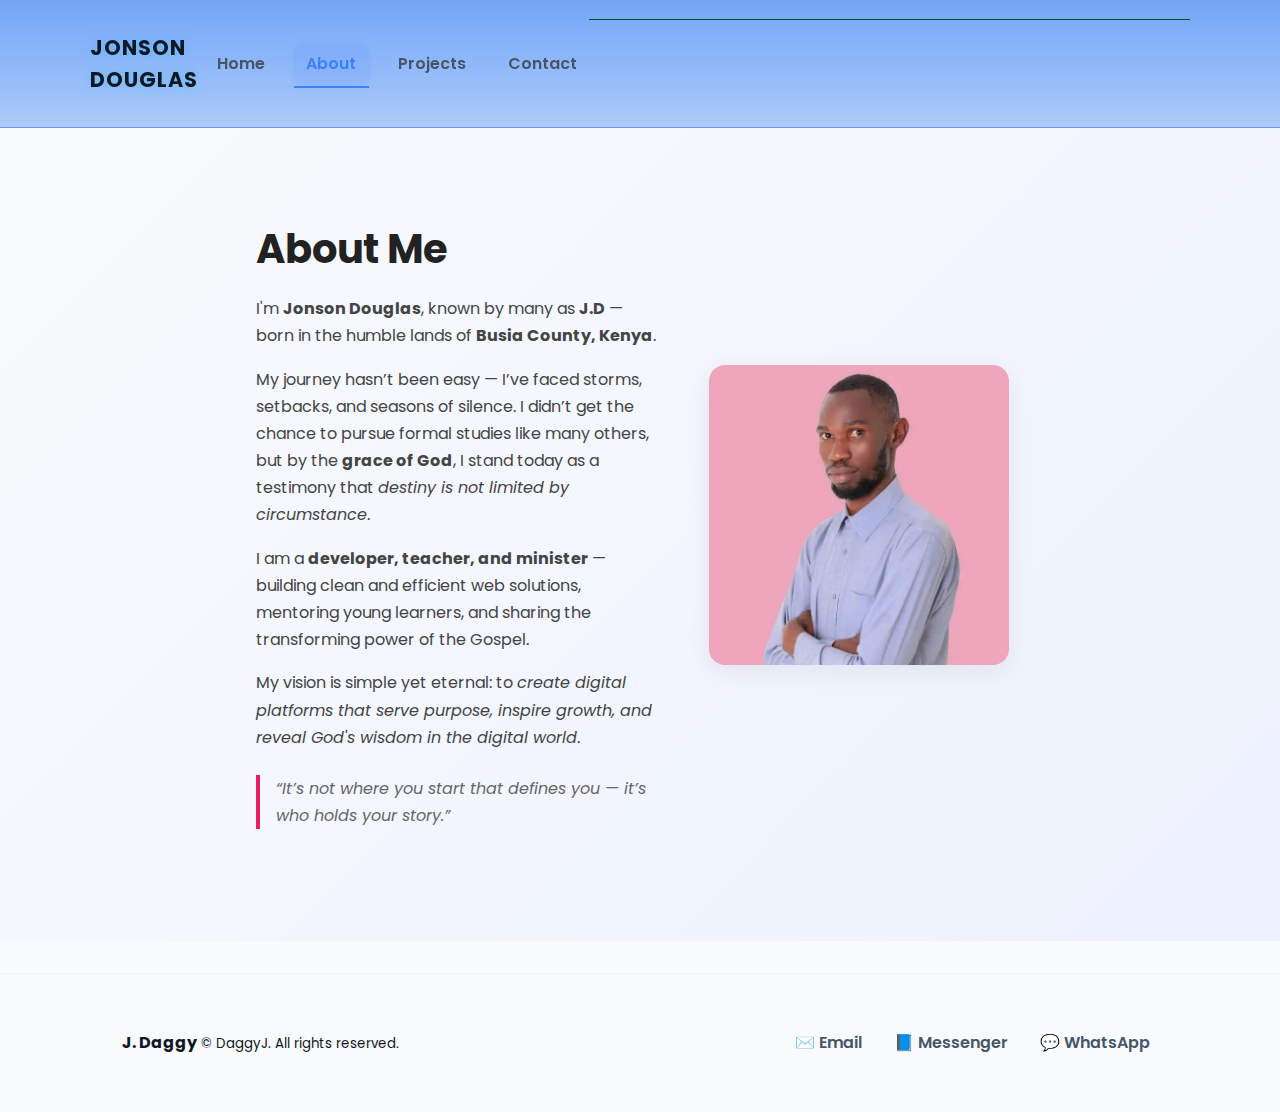
<file: about.html>
<!DOCTYPE html>
<html lang="en">
<head>
  <meta charset="UTF-8" />
  <meta name="viewport" content="width=device-width, initial-scale=1.0" />
  <title>About: Jonson Douglas (DaggyJ)</title>
  <link rel="stylesheet" href="assets/css/style.css?v=4">
  <link href="https://fonts.googleapis.com/css2?family=Poppins:wght@400;600;700&family=Roboto:wght@400;700&display=swap" rel="stylesheet">  

</head>
<body>
  <header class="site-header navbar-custom">
  <div class="container header-inner">

    <!-- Brand -->
    <a class="brand spin-name" href="index.html">JONSON DOUGLAS</a>

    <!-- Navbar -->
    <nav class="nav">
      <a href="index.html" class="nav-link">Home</a>
      <a href="about.html" class="nav-link active">About</a>
      <a href="projects.html" class="nav-link">Projects</a>
      <a href="contact.html" class="nav-link">Contact</a>
    </nav>

    <!-- Moving Text / Ticker -->
    <div class="ticker">
      <p>🎨 Web Developer • 💻 Teacher • ✨ Creative Designer • Pastor & Minister</p>
    </div>

  </div>
</header>


  <!-- About Section -->
  <section id="about" class="about-section">
    <div class="container">
      <div class="about-content">
        <div class="about-text">
          <h1>About Me</h1>
          <p>
            I'm <strong>Jonson Douglas</strong>, known by many as <strong>J.D</strong> —
            born in the humble lands of <strong>Busia County, Kenya</strong>.
          </p>
          <p>
            My journey hasn’t been easy — I’ve faced storms, setbacks, and seasons of silence.
            I didn’t get the chance to pursue formal studies like many others,
            but by the <strong>grace of God</strong>, I stand today as a testimony that
            <em>destiny is not limited by circumstance</em>.
          </p>
          <p>
            I am a <strong>developer, teacher, and minister</strong> — building clean and efficient web solutions,
            mentoring young learners, and sharing the transforming power of the Gospel.
          </p>
          <p>
            My vision is simple yet eternal: to
            <em>create digital platforms that serve purpose, inspire growth,
            and reveal God's wisdom in the digital world</em>.
          </p>
          <p class="quote">
            “It’s not where you start that defines you — it’s who holds your story.”
          </p>
        </div>

        <div class="about-image">
          <img src="assets/media/JD.jpg" alt="Jonson Douglas Ongoma - DaggyJ" />
        </div>
      </div>
    </div>
  </section>

  <footer class="site-footer">
    <div class="container footer-inner">
      <div>
        <span class="brand-sm">J. Daggy</span>
        <small>© <span id="year2"></span> DaggyJ. All rights reserved.</small>
      </div>
      <nav class="footer-links">
        <a href="mailto:tranxporterdaggy@gmail.com?subject=Portfolio%20Contact%20-%20DaggyJ&body=Hello%20Daggy!%20I%20viewed%20your%20portfolio%20and%20would%20like%20to%20connect.%0A%0AName:%20%0AProject/Reason:%20%0AContact%20Info:%20" target="_blank" rel="noopener">✉️ Email</a>
        <a href="https://m.me/yourfacebookusername?ref=PortfolioContact" target="_blank" rel="noopener">📘 Messenger</a>
        <a href="https://wa.me/254110426968?text=Hello%20Daggy!%20I%20visited%20your%20portfolio%20and%20would%20like%20to%20connect.%20Could%20we%20chat%3F" target="_blank" rel="noopener">💬 WhatsApp</a>
      </nav>
    </div>
  </footer>
</body>
</html>
</file>
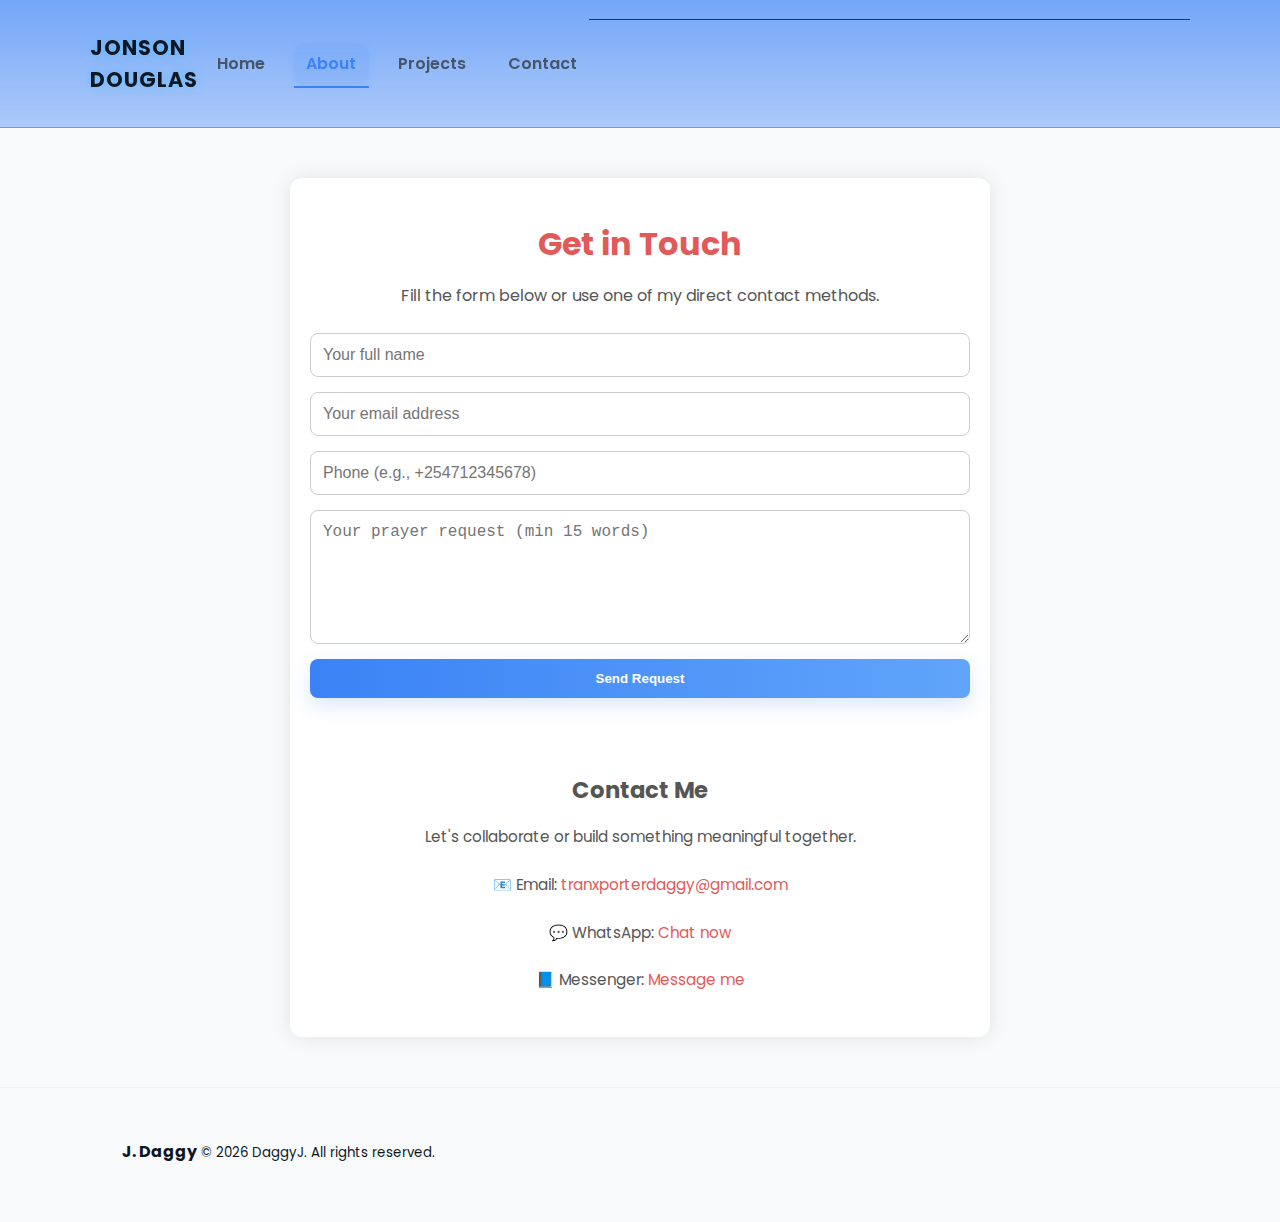
<file: contact.html>
<!DOCTYPE html> 
<html lang="en">
<head>
  <meta charset="UTF-8" />
  <meta name="viewport" content="width=device-width, initial-scale=1.0" />
  <title>Contact — J. Daggy</title>
  <link rel="stylesheet" href="assets/css/style.css">
  <link href="https://fonts.googleapis.com/css2?family=Poppins:wght@400;600;700&family=Roboto:wght@400;700&display=swap" rel="stylesheet">
</head>
<body>
  <header class="site-header navbar-custom">
  <div class="container header-inner">

    <!-- Brand -->
    <a class="brand spin-name" href="index.html">JONSON DOUGLAS</a>

    <!-- Navbar -->
    <nav class="nav">
      <a href="index.html" class="nav-link">Home</a>
      <a href="about.html" class="nav-link active">About</a>
      <a href="projects.html" class="nav-link">Projects</a>
      <a href="contact.html" class="nav-link">Contact</a>
    </nav>

    <!-- Moving Text / Ticker -->
    <div class="ticker">
      <p>🎨 Web Developer • 💻 Teacher • ✨ Creative Designer • Pastor & Minister</p>
    </div>

  </div>
</header>


  <main>
  <section class="contact-section container">
    <h1>Get in Touch</h1>
    <p>Fill the form below or use one of my direct contact methods.</p>

    <form id="contact-form">
      <input type="text" id="name" name="name" placeholder="Your full name" required>
      <input type="email" id="email" name="_replyto" placeholder="Your email address" required>
      <input type="text" id="phone" name="phone" placeholder="Phone (e.g., +254712345678)" required>
      <textarea id="message" name="message" rows="6" placeholder="Your prayer request (min 15 words)" required></textarea>
      <button type="submit" class="btn primary">Send Request</button>
      <p id="form-feedback"></p>
    </form>

    <div class="contact-info">
      <h2>Contact Me</h2>
      <p>Let's collaborate or build something meaningful together.</p>
      <p>📧 Email: <a href="mailto:tranxporterdaggy@gmail.com">tranxporterdaggy@gmail.com</a></p>
      <p>💬 WhatsApp: <a href="https://wa.me/254110426968?text=Hello%20Daggy!%20I%20visited%20your%20portfolio" target="_blank">Chat now</a></p>
      <p>📘 Messenger: <a href="https://m.me/yourfacebookusername?ref=PortfolioContact" target="_blank">Message me</a></p>
    </div>
  </section>
</main>


  <footer class="site-footer">
    <div class="container footer-inner">
      <div>
        <span class="brand-sm">J. Daggy</span>
        <small>© <span id="year"></span> DaggyJ. All rights reserved.</small>
      </div>
    </div>
  </footer>

  <script>
    document.getElementById('year').textContent = new Date().getFullYear();
  </script>
  <script src="assets/js/contact.js" defer></script>
</body>
</html>
</file>
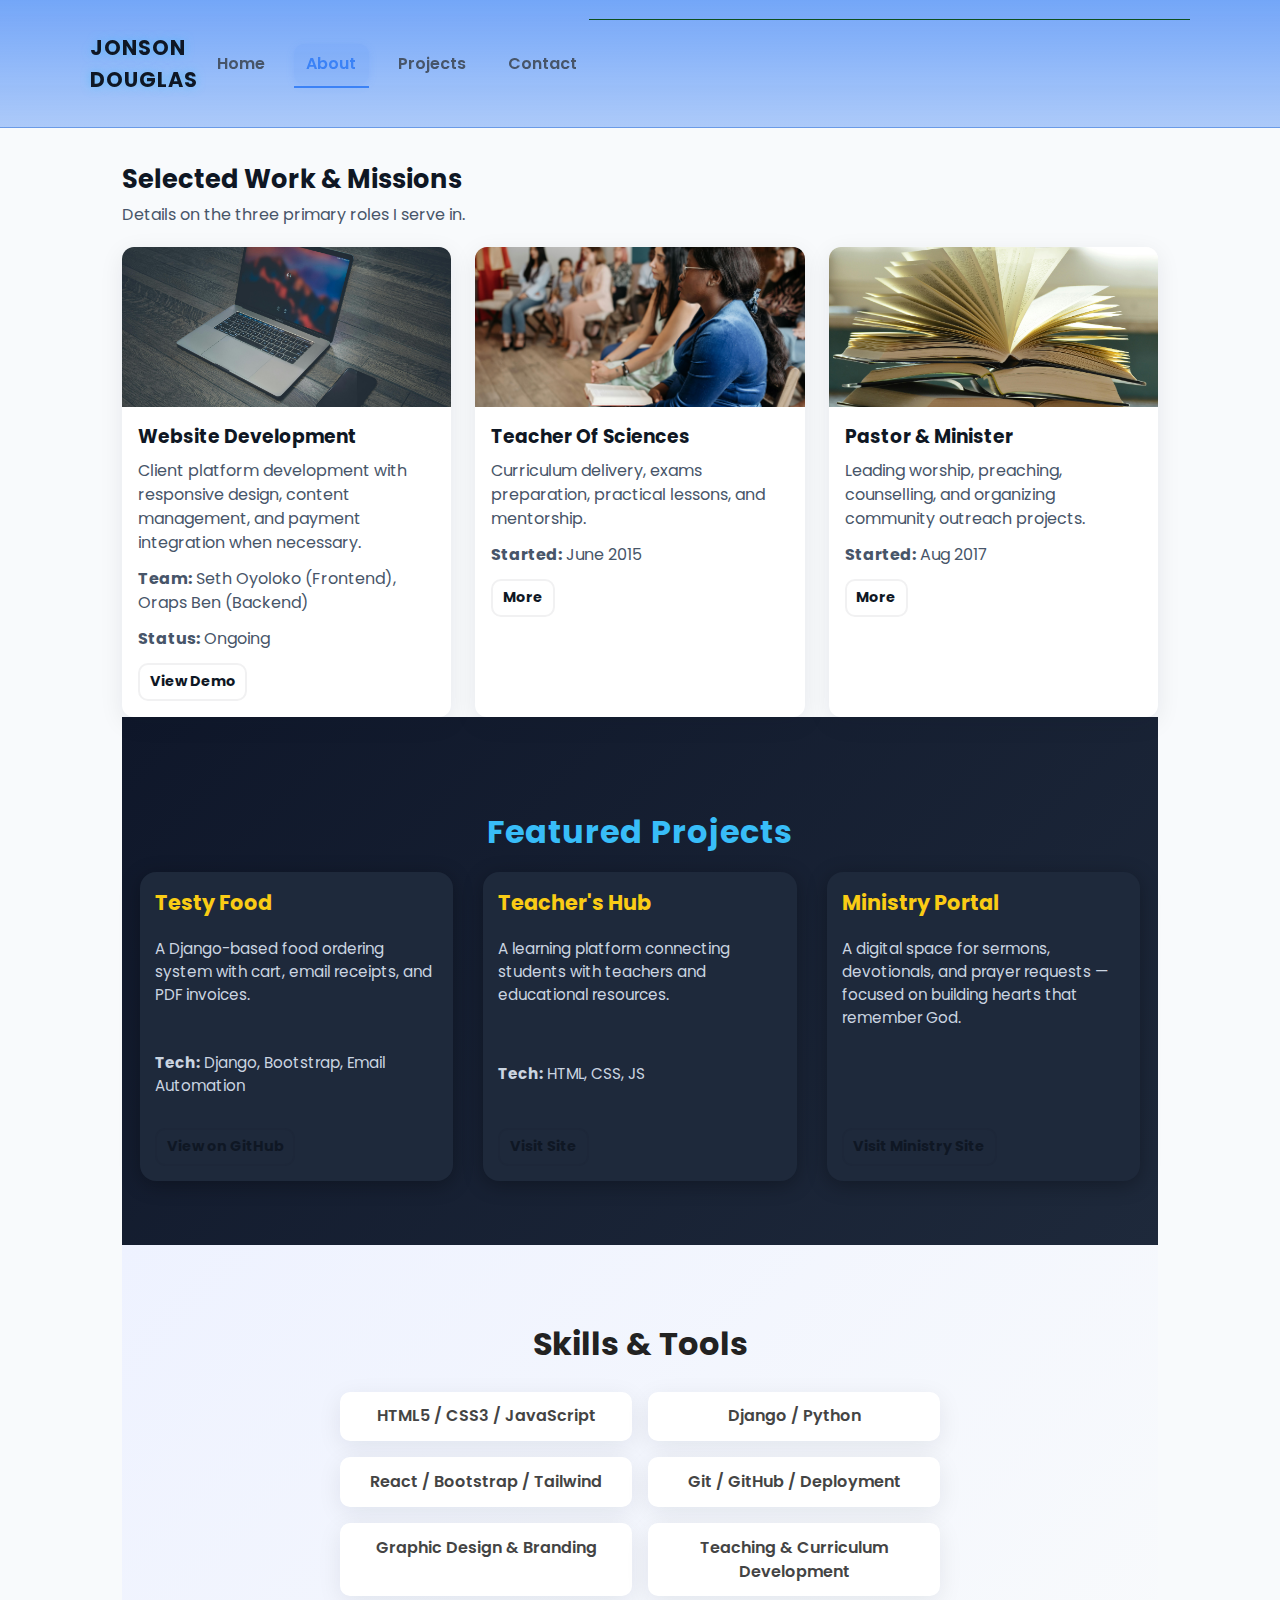
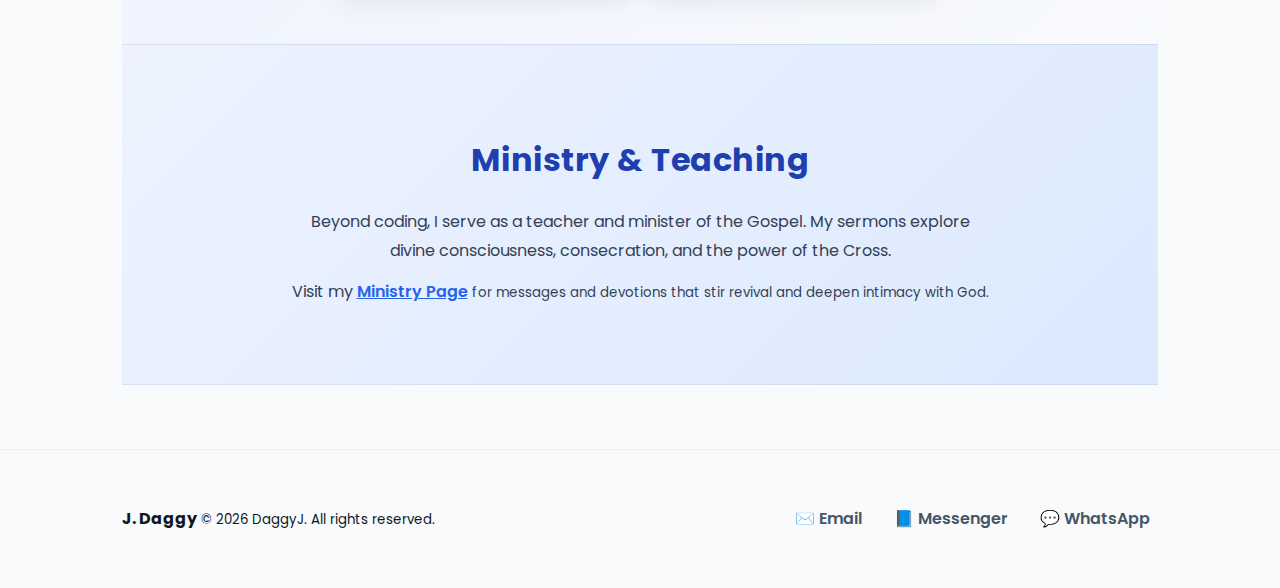
<file: projects.html>
<!DOCTYPE html>
<html lang="en">
<head>
  <meta charset="utf-8" />
  <meta name="viewport" content="width=device-width,initial-scale=1" />
  <title>Work — J. Daggy</title>
  <link rel="stylesheet" href="assets/css/style.css" />
  <link href="https://fonts.googleapis.com/css2?family=Poppins:wght@400;600;700&family=Roboto:wght@400;700&display=swap" rel="stylesheet">  
</head>
<body>
  <header class="site-header navbar-custom">
  <div class="container header-inner">

    <!-- Brand -->
    <a class="brand spin-name" href="index.html">JONSON DOUGLAS</a>

    <!-- Navbar -->
    <nav class="nav">
      <a href="index.html" class="nav-link">Home</a>
      <a href="about.html" class="nav-link active">About</a>
      <a href="projects.html" class="nav-link">Projects</a>
      <a href="contact.html" class="nav-link">Contact</a>
    </nav>

    <!-- Moving Text / Ticker -->
    <div class="ticker">
      <p>🎨 Web Developer • 💻 Teacher • ✨ Creative Designer • Pastor & Minister</p>
    </div>

  </div>
</header>


 <main class="container page-content">

  <!-- Selected Work & Missions Section -->
  <section id="work-missions">
    <h1 class="section-title">Selected Work & Missions</h1>
    <p class="section-sub">Details on the three primary roles I serve in.</p>

    <div class="cards-grid large">
      <!-- Website Development Card -->
      <article class="card">
        <img class="card-img" src="assets/media/web1.jpg" alt="Website Development project image">
        <div class="card-body">
          <h3>Website Development</h3>
          <p>Client platform development with responsive design, content management, and payment integration when necessary.</p>
          <p><strong>Team:</strong> Seth Oyoloko (Frontend), Oraps Ben (Backend)</p>
          <p><strong>Status:</strong> Ongoing</p>
          <a class="btn outline small" href="#" target="_blank" rel="noopener">View Demo</a>
        </div>
      </article>

      <!-- Teaching Card -->
      <article class="card">
        <img class="card-img" src="assets/media/Edu3.jpg" alt="Teaching image">
        <div class="card-body">
          <h3>Teacher Of Sciences</h3>
          <p>Curriculum delivery, exams preparation, practical lessons, and mentorship.</p>
          <p><strong>Started:</strong> June 2015</p>
          <a class="btn outline small" href="#" target="_blank" rel="noopener">More</a>
        </div>
      </article>

      <!-- Ministry Card -->
      <article class="card">
        <img class="card-img" src="assets/media/bible1.jpg" alt="Ministry image">
        <div class="card-body">
          <h3>Pastor & Minister</h3>
          <p>Leading worship, preaching, counselling, and organizing community outreach projects.</p>
          <p><strong>Started:</strong> Aug 2017</p>
          <a class="btn outline small" href="#" target="_blank" rel="noopener">More</a>
        </div>
      </article>
    </div>
  </section>

  <!-- Featured Projects Section -->
  <section id="projects">
    <h2>Featured Projects</h2>

    <div class="projects-grid">
      <div class="project-card">
        <h3>Testy Food</h3>
        <p>A Django-based food ordering system with cart, email receipts, and PDF invoices.</p>
        <p><strong>Tech:</strong> Django, Bootstrap, Email Automation</p>
        <a href="https://github.com/daggyj/Testy_Food" target="_blank" class="btn outline small">View on GitHub</a>
      </div>

      <div class="project-card">
        <h3>Teacher's Hub</h3>
        <p>A learning platform connecting students with teachers and educational resources.</p>
        <p><strong>Tech:</strong> HTML, CSS, JS</p>
        <a href="https://daggyj.github.io/Teachers_Hub" target="_blank" class="btn outline small">Visit Site</a>
      </div>

      <div class="project-card">
        <h3>Ministry Portal</h3>
        <p>A digital space for sermons, devotionals, and prayer requests — focused on building hearts that remember God.</p>
        <a href="https://daggyj.github.io/Ministry_Space" target="_blank" class="btn outline small">Visit Ministry Site</a>
      </div>
    </div>
  </section>

  <!-- Skills & Tools Section -->
  <section id="skills">
    <h2>Skills & Tools</h2>
    <ul class="skills-grid">
      <li>HTML5 / CSS3 / JavaScript</li>
      <li>Django / Python</li>
      <li>React / Bootstrap / Tailwind</li>
      <li>Git / GitHub / Deployment</li>
      <li>Graphic Design & Branding</li>
      <li>Teaching & Curriculum Development</li>
    </ul>
  </section>

  <!-- Ministry & Teaching Section -->
  <section id="ministry">
    <h2>Ministry & Teaching</h2>
    <p>
      Beyond coding, I serve as a teacher and minister of the Gospel. My sermons explore
      divine consciousness, consecration, and the power of the Cross.
    </p>
    <p>
      Visit my <a href="https://daggyj.github.io/Ministry_Space" target="_blank">Ministry Page</a><small> for messages and devotions that stir revival and deepen intimacy with God.
      </small></small></p>
  </section>

</main>

  <footer class="site-footer">
    <div class="container footer-inner">
      <div>
        <span class="brand-sm">J. Daggy</span>
        <small>© <span id="year2"></span> DaggyJ. All rights reserved.</small>
      </div>
      <nav class="footer-links">
        <a href="mailto:tranxporterdaggy@gmail.com?subject=Portfolio%20Contact%20-%20DaggyJ&body=Hello%20Daggy!%20I%20viewed%20your%20portfolio%20and%20would%20like%20to%20connect.%0A%0AName:%20%0AProject/Reason:%20%0AContact%20Info:%20" target="_blank" rel="noopener">✉️ Email</a>
        <a href="https://m.me/yourfacebookusername?ref=PortfolioContact" target="_blank" rel="noopener">📘 Messenger</a>
        <a href="https://wa.me/254110426968?text=Hello%20Daggy!%20I%20visited%20your%20portfolio%20and%20would%20like%20to%20connect.%20Could%20we%20chat%3F" target="_blank" rel="noopener">💬 WhatsApp</a>
      </nav>
    </div>
  </footer>

  <script>
    document.getElementById('year2').textContent = new Date().getFullYear();
  </script>
</body>
</html>
</file>
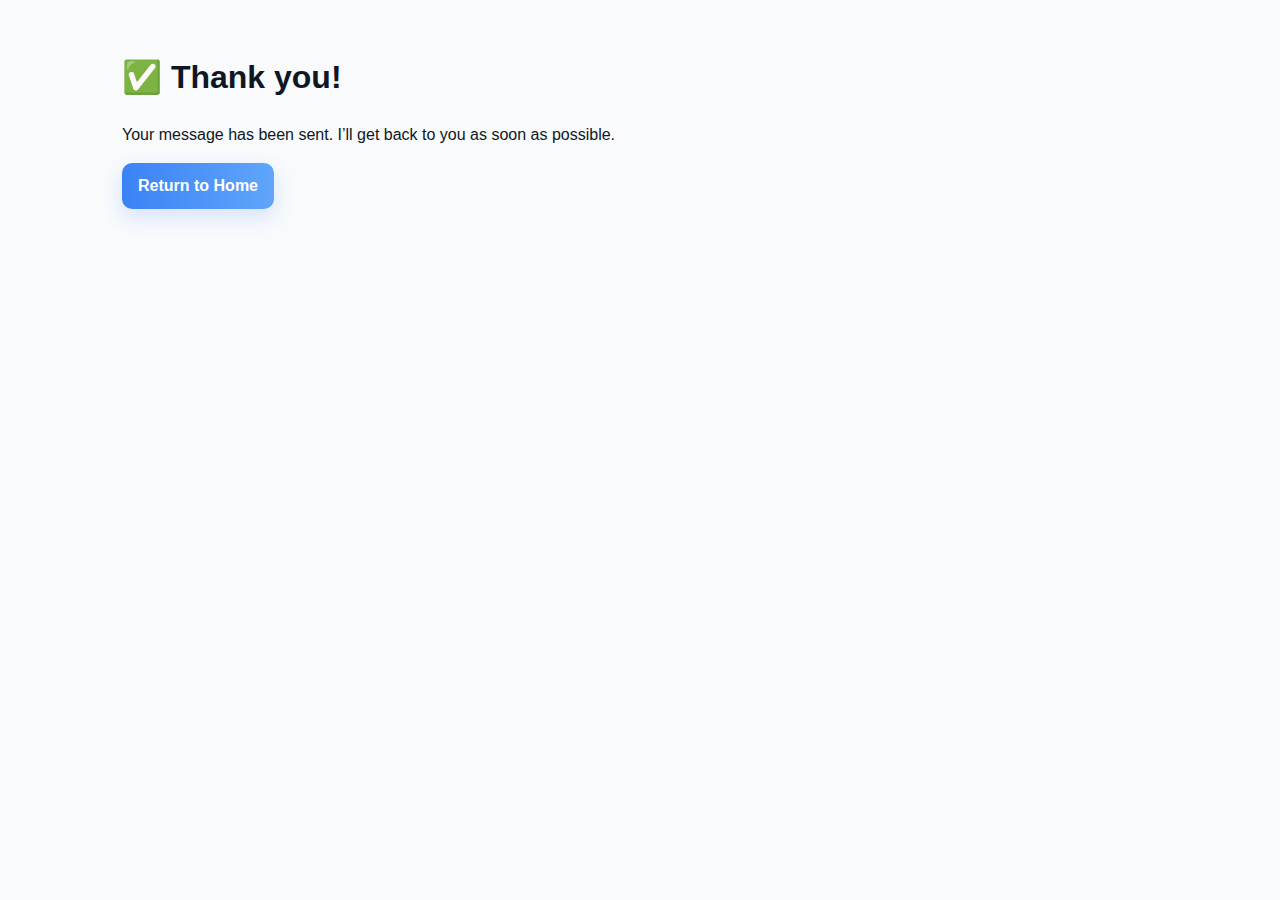
<file: thankyou.html>
<!DOCTYPE html>
<html lang="en">
<head>
  <meta charset="utf-8" />
  <meta name="viewport" content="width=device-width,initial-scale=1" />
  <title>Thank you — J. Daggy</title>
  <link rel="stylesheet" href="assets/css/style.css" />
</head>
<body>
  <main class="container thankyou">
    <h1>✅ Thank you!</h1>
    <p>Your message has been sent. I’ll get back to you as soon as possible.</p>
    <a class="btn primary" href="index.html">Return to Home</a>
  </main>
</body>
</html>
</file>
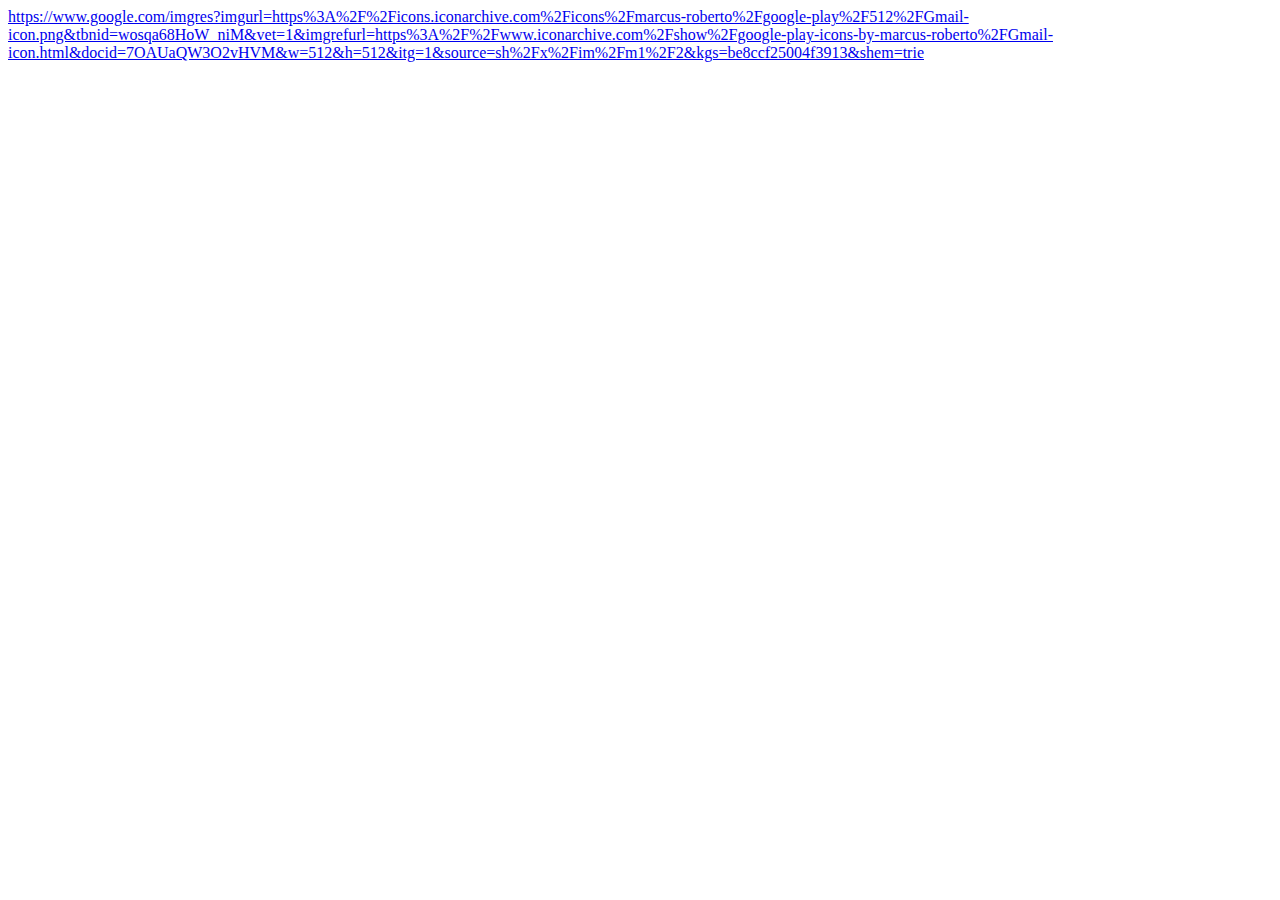
<file: media/bluetooth_content_share.html>
<html><head><meta http-equiv="Content-Type" content="text/html; charset=UTF-8"/></head><body><a href="https://www.google.com/imgres?imgurl=https%3A%2F%2Ficons.iconarchive.com%2Ficons%2Fmarcus-roberto%2Fgoogle-play%2F512%2FGmail-icon.png&amp;tbnid=wosqa68HoW_niM&amp;vet=1&amp;imgrefurl=https%3A%2F%2Fwww.iconarchive.com%2Fshow%2Fgoogle-play-icons-by-marcus-roberto%2FGmail-icon.html&amp;docid=7OAUaQW3O2vHVM&amp;w=512&amp;h=512&amp;itg=1&amp;source=sh%2Fx%2Fim%2Fm1%2F2&amp;kgs=be8ccf25004f3913&amp;shem=trie">https://www.google.com/imgres?imgurl=https%3A%2F%2Ficons.iconarchive.com%2Ficons%2Fmarcus-roberto%2Fgoogle-play%2F512%2FGmail-icon.png&amp;tbnid=wosqa68HoW_niM&amp;vet=1&amp;imgrefurl=https%3A%2F%2Fwww.iconarchive.com%2Fshow%2Fgoogle-play-icons-by-marcus-roberto%2FGmail-icon.html&amp;docid=7OAUaQW3O2vHVM&amp;w=512&amp;h=512&amp;itg=1&amp;source=sh%2Fx%2Fim%2Fm1%2F2&amp;kgs=be8ccf25004f3913&amp;shem=trie</a></body></html>
</file>
<file: assets/css/style.css>
/* Reset & base */
:root{
  --bg: #f8fafc;
  --card: #ffffff;
  --text: #0f1724;
  --muted: #475569;
  --accent: #3b82f6;
  --accent-2: #f59e0b;
  --glass: rgba(255,255,255,0.6);
  --shadow: 0 6px 24px rgba(16,24,40,0.08);
  --radius: 12px;
}
*{box-sizing:border-box}
html,body{height:100%}
body{
  margin:0;
  font-family: "Poppins", "Roboto", sans-serif;
  background: var(--bg);
  color:var(--text);
  -webkit-font-smoothing:antialiased;
  -moz-osx-font-smoothing:grayscale;
  line-height:1.5;
}

/* Layout helpers */
.container{max-width:1100px;margin:0 auto;padding:2rem}




/* ===================== */
/* ROTATING NAME EFFECT */
/* ===================== */
.spin-name {
  display: inline-block;
  font-family: 'Poppins', sans-serif;
  font-weight: 700;
  font-size: 1.8rem;
  color: #38bdf8;
  letter-spacing: 1px;
  text-shadow: 0 0 10px rgba(56, 189, 248, 0.6);
  animation: spinText 8s linear infinite, glowPulse 4s ease-in-out infinite alternate;
}

/* Smooth rotation animation */
@keyframes spinText {
  0% { transform: rotateY(0deg); }
  100% { transform: rotateY(360deg); }
}

/* Gentle glowing effect */
@keyframes glowPulse {
  from {
    text-shadow: 0 0 8px #38bdf8, 0 0 16px #3b82f6;
  }
  to {
    text-shadow: 0 0 20px #38bdf8, 0 0 40px #60a5fa;
  }
}

/* Optional responsive tweak */
@media (max-width: 768px) {
  .spin-name {
    font-size: 1.3rem;
  }
}


/* Header */
.site-header {
  background: linear-gradient(
    180deg, 
    rgba(59, 130, 246, 0.7),
    rgba(59, 130, 246, 0.4)
  );
  position: relative;  /* NOT sticky anymore */
  top: 0; 
  z-index: 40; 
  backdrop-filter: blur(10px);
  border-bottom: 1px solid rgba(15,23,36,0.08);
  transition: all 0.3s ease;
}

.header-inner {
  display: flex;
  align-items: center;
  justify-content: space-between;
  padding: 1.2rem 0;
}

.brand {
  font-weight: 700;
  color: var(--text);
  text-decoration: none;
  font-size: 1.3rem;
  letter-spacing: 1px;
}

.nav {
  display: flex;
  gap: 1rem;
}

.nav-link {
  color: var(--muted);
  text-decoration: none;
  padding: 0.5rem 0.8rem;
  border-radius: 10px;
  font-weight: 600;
  transition: all 0.25s ease;
  position: relative;
}

.nav-link:hover,
.nav-link.active {
  color: var(--accent);
  background: rgba(59,130,246,0.1);
  box-shadow: 0 2px 8px rgba(59,130,246,0.15);
}

.nav-link::after {
  content: '';
  position: absolute;
  left: 0;
  bottom: -4px;
  width: 0%;
  height: 2px;
  background: var(--accent);
  transition: width 0.3s ease;
}

.nav-link:hover::after,
.nav-link.active::after {
  width: 100%;
}

/* Hero */
.hero{padding:4rem 0;background: linear-gradient(135deg,#f8fafc 0%, #eef2ff 100%);border-bottom:1px solid rgba(15,23,36,0.03)}
.hero-inner{display:flex;gap:2rem;align-items:center}
.hero-text{flex:1}
.hero h1{font-size:2.4rem;margin:0 0 0.5rem;font-weight:700}
.hero .accent{color:var(--accent)}
.tagline{margin:0 0 1rem;color:var(--muted);font-weight:600}
.lead{color:var(--muted);max-width:56ch}
.hero-media{width:260px;height:260px;flex-shrink:0;border-radius:16px;overflow:hidden;box-shadow:var(--shadow)}
.hero-media img{width:100%;height:100%;object-fit:cover;display:block}

/* --- Hero Enhancements --- */

.hero-text .accent {
  color: var(--accent);
}
.hero-text h1 {
  color: var(--text-dark, #222);
}


.hero-text .lead {
  font-size: 1.1rem;
  margin-top: 10px;
}

.hero-ctas .btn {
  margin-right: 12px;
  text-transform: uppercase;
  letter-spacing: 0.5px;
}



/* Buttons */
.btn{display:inline-block;padding:0.7rem 1rem;border-radius:10px;text-decoration:none;font-weight:700;cursor:pointer;border:0}
.btn.primary{background:linear-gradient(90deg,var(--accent), #60a5fa);color:white;box-shadow:0 8px 20px rgba(59,130,246,0.18)}
.btn.outline{background:transparent;border:2px solid rgba(15,23,36,0.06);color:var(--text)}
.btn.small{padding:0.4rem 0.6rem;font-size:0.9rem}

/* Missions / cards */
.missions{padding:3.5rem 0}
.section-title{font-size:1.6rem;margin:0 0 0.25rem}
.section-sub{color:var(--muted);margin:0 0 1.25rem}
.cards-grid{display:grid;grid-template-columns:repeat(auto-fit,minmax(260px,1fr));gap:1.5rem}
.card{background:var(--card);border-radius:var(--radius);overflow:hidden;box-shadow:var(--shadow);transition:transform .25s ease, box-shadow .25s ease}
.card:hover{transform:translateY(-8px);box-shadow:0 18px 40px rgba(16,24,40,0.12)}
.card-img{width:100%;height:160px;object-fit:cover;display:block}
.card-body{padding:1rem}
.card-body h3{margin:0 0 0.5rem}
.card-body p{margin:0 0 0.75rem;color:var(--muted)}
.meta{list-style:none;padding:0;margin:0;display:flex;gap:1rem;font-size:0.9rem;color:var(--muted)}

/* Card "More" section */
.card-more{
  display:none;
  flex-direction: column;
  gap:0.75rem;
  margin-top:1rem;
}
.card-more.show{
  display:flex;
  animation: fadeIn 0.3s ease-in-out;
}
.card-more img{
  max-width:100%;
  height:auto;
  border-radius:var(--radius);
  box-shadow:0 4px 12px rgba(0,0,0,0.1);
  transition: transform 0.3s ease;
}
.card-more img:hover{transform: scale(1.03);}
@keyframes fadeIn{
  from{opacity:0;transform:translateY(-5px);}
  to{opacity:1;transform:translateY(0);}
}

/* Footer */
.site-footer{border-top:1px solid rgba(15,23,36,0.04);background:transparent;padding:1.25rem 0;margin-top:2rem}
.footer-inner{display:flex;align-items:center;justify-content:space-between;gap:1rem}
.brand-sm{font-weight:700}
.footer-links{display:flex;gap:1rem}
.footer-links a{text-decoration:none;color:var(--muted);font-weight:600;padding:0.3rem 0.5rem;border-radius:8px}
.footer-links a:hover{color:var(--accent)}

/* Profile Section */
.profile-section{display:flex;flex-direction:column;align-items:center;justify-content:center;text-align:center;padding:60px 20px;background-color:#f8f9fa}
.profile-wrapper{display:flex;justify-content:center;align-items:center;margin-bottom:0px}
.profile-img{width:230px;height:230px;border-radius:50%;object-fit:cover;border:5px solid #0078ff;box-shadow:0 4px 14px rgba(0,0,0,0.25);transition:all 0.3s ease-in-out}
.profile-img:hover{transform:scale(1.05);box-shadow:0 8px 20px rgba(0,0,0,0.35)}
.profile-name{font-size:2rem;font-weight:700;color:#222;margin-bottom:5px}
.profile-title{font-size:1.1rem;color:#555}

/* Responsive */
@media (max-width:900px){
  .hero-inner{flex-direction:column;gap:1.25rem}
  .hero-media{width:200px;height:200px}
  .footer-inner{flex-direction:column;align-items:flex-start}
}
@media (max-width: 520px) {
  .hero h1 {
    font-size: 1.6rem;
  }
  .hero-media {
    width: 160px;
    height: 160px;
  }
  .container {
    padding: 1rem;
  }
  .footer-inner {
    align-items: center; /* or flex-start, whatever you need */
    flex-direction: column; /* optional if needed */
  }
}

/* Ticker below nav with greenish background */
.ticker {
  width: 100%;
  overflow: hidden;
  /*background-color: #1291e5;  same as card hover */
  padding: 0.3rem 0;
  border-top: 1px solid #0d4f1e; /* optional darker border for contrast */
}

.ticker p {
  display: inline-block;
  white-space: nowrap;
  padding-left: 100%; /* start off-screen right */
  animation: marquee 15s linear infinite;
  font-size: 1.4rem;
  font-weight: 500;
  color: #37445e; /* dark color so text is readable on green */
}

@keyframes marquee {
  0% {
    transform: translateX(0%);
  }
  100% {
    transform: translateX(-100%);
  }
}

 /* ===================== */
/* PORTFOLIO IDENTITY SECTIONS */
/* ===================== */
.portfolio-section {
  padding: 100px 20px;
  text-align: center;
  opacity: 0;
  transform: translateY(50px);
  transition: all 1s ease;
}

.portfolio-section.visible {
  opacity: 1;
  transform: translateY(0);
}

.portfolio-section h2 {
  font-size: 2rem;
  margin-bottom: 20px;
  font-family: 'Poppins', sans-serif;
  color: #ffffff;
  text-shadow: 0 2px 10px rgba(0, 0, 0, 0.3);
}

.portfolio-section .quote {
  font-size: 1.1rem;
  line-height: 1.8;
  max-width: 800px;
  margin: 0 auto 15px;
  color: #f1f5f9;
}

.portfolio-section .quote span {
  color: #38bdf8;
  font-weight: 600;
}

.portfolio-section .tagline {
  font-style: italic;
  margin-top: 15px;
  color: #fefce8;
  font-weight: 500;
}

.portfolio-section .signature {
  margin-top: 25px;
  font-weight: 600;
  color: #fde68a;
}

/* ===================== */
/* SECTION THEMES */
/* ===================== */
.developer {
  background: linear-gradient(135deg, #0f172a, #1e293b);
  border-top: 3px solid #38bdf8;
}

.pastor {
  background: linear-gradient(135deg, #1e1b4b, #312e81);
  border-top: 3px solid #facc15;
}

.pastor h2, .pastor p {
  color: #fef9c3;
}
.pastor .quote span {
  color: #fde047;
}

.teacher {
  background: linear-gradient(135deg, #ffffff, #f0fdfa);
  color: #1e293b;
  border-top: 3px solid #10b981;
}

.teacher h2,
.teacher .quote,
.teacher .tagline,
.teacher .signature {
  color: #064e3b;
}

.teacher .quote span {
  color: #059669;
}

.glow {
  animation: glowPulse 4s ease-in-out infinite alternate;
}

@keyframes glowPulse {
  from {
    text-shadow: 0 0 8px #38bdf8, 0 0 16px #0078ff;
  }
  to {
    text-shadow: 0 0 18px #38bdf8, 0 0 36px #0078ff;
  }
}

/* Fade Animation */
.fade-section {
  opacity: 0;
  transform: translateY(60px);
  transition: opacity 1s ease, transform 1s ease;
}

.fade-section.visible {
  opacity: 1;
  transform: translateY(0);
}

/* Responsive */
@media (max-width: 768px) {
  .portfolio-section h2 { font-size: 1.6rem; }
  .portfolio-section .quote { font-size: 1rem; }
}


/* FEATURED PROJECTS SECTION */
#projects {
  padding: 4rem 1rem;
  text-align: center;
  background: linear-gradient(135deg, #0f172a, #1e293b);
  color: #e2e8f0;
}

#projects h2 {
  font-size: 2rem;
  color: #38bdf8;
  font-weight: 700;
  margin-bottom: 1rem;
  font-family: 'Poppins', sans-serif;
  letter-spacing: 1px;
}

#projects .projects-grid {
  display: grid;
  grid-template-columns: repeat(auto-fit, minmax(280px, 1fr));
  gap: 30px;
  max-width: 1000px;
  margin: 0 auto;
}

.project-card {
  background: #1e293b;
  border-radius: 16px;
  overflow: hidden;
  color: inherit;
  box-shadow: 0 4px 20px rgba(0,0,0,0.3);
  transition: transform 0.3s ease, box-shadow 0.3s ease;
  text-align: left;
  display: flex;
  flex-direction: column;
}

.project-card:hover {
  transform: translateY(-10px);
  box-shadow: 0 8px 30px rgba(56,189,248,0.4);
}

.project-card h3 {
  font-size: 1.3rem;
  color: #facc15;
  margin: 15px 15px 5px;
}

.project-card p {
  font-size: 0.95rem;
  color: #cbd5e1;
  padding: 0 15px 15px;
  flex-grow: 1;
}

.project-card a.btn {
  margin: 0 15px 15px;
  align-self: flex-start;
}

/* Responsive Design */
@media (max-width: 768px) {
  #projects h2 {
    font-size: 1.8rem;
  }

  .project-card h3 {
    font-size: 1.1rem;
  }

  .project-card p {
    font-size: 0.9rem;
  }
}

/* SKILLS SECTION */
#skills {
  padding: 3rem 1rem;
  background: linear-gradient(135deg, #eef2ff, #f8fafc);
  text-align: center;
}

#skills h2 {
  font-size: 2rem;
  margin-bottom: 1.5rem;
  color: #222;
}

.skills-grid {
  list-style: none;
  display: grid;
  grid-template-columns: repeat(2, 1fr); /* 2 columns */
  grid-template-rows: repeat(3, auto);   /* 3 rows */
  gap: 1rem;
  padding: 0;
  margin: 0 auto;
  max-width: 600px; /* centered */
}

.skills-grid li {
  background: #fff;
  padding: 0.8rem 1rem;
  border-radius: 10px;
  box-shadow: var(--shadow);
  font-weight: 600;
  color: #444;
}

/* Mobile */
@media (max-width: 600px) {
  .skills-grid {
    grid-template-columns: 1fr; /* single column */
  }
}

/* MINISTRY & TEACHING SECTION */
#ministry {
  padding: 4rem 1rem;
  background: linear-gradient(135deg, #eef2ff, #dbeafe); /* light, calm gradient */
  text-align: center;
  border-top: 1px solid rgba(15,23,36,0.08);
  border-bottom: 1px solid rgba(15,23,36,0.08);
}

#ministry h2 {
  font-size: 2rem;
  color: #1e40af; /* deep blue for emphasis */
  font-weight: 700;
  margin-bottom: 1.5rem;
  font-family: 'Poppins', sans-serif;
  letter-spacing: 0.5px;
}

#ministry p {
  font-size: 1rem;
  line-height: 1.8;
  color: #334155; /* dark muted text for readability */
  max-width: 700px;
  margin: 0.8rem auto;
}

#ministry a {
  color: #2563eb; /* blue links for contrast */
  text-decoration: underline;
  font-weight: 600;
  transition: color 0.3s ease;
}

#ministry a:hover {
  color: #1e40af;
}

/* Responsive */
@media (max-width: 768px) {
  #ministry h2 {
    font-size: 1.7rem;
  }

  #ministry p {
    font-size: 0.95rem;
  }
}



/* Force refresh test */

/* ==================== CONTACT FORM ==================== */
.contact-section {
  max-width: 700px;
  margin: 50px auto;
  padding: 20px;
  background: #fff;
  border-radius: 12px;
  box-shadow: 0 0 20px rgba(0,0,0,0.1);
}

.contact-section h1 {
  text-align: center;
  color: #e25959;
  margin-bottom: 15px;
}

.contact-section p {
  text-align: center;
  color: #555;
  margin-bottom: 25px;
}

form {
  display: flex;
  flex-direction: column;
  gap: 15px;
}

input, textarea {
  padding: 12px;
  font-size: 1rem;
  border: 1px solid #ccc;
  border-radius: 8px;
  width: 100%;
  box-sizing: border-box;
  transition: border-color 0.3s;
}

input:focus, textarea:focus {
  border-color: #ffb6c1;
  outline: none;
}

button.btn.primary {
  padding: 12px;
  background-color: #ffb6c1;
  color: white;
  font-weight: bold;
  border: none;
  border-radius: 8px;
  cursor: pointer;
  transition: background 0.3s;
}

button.btn.primary.submitted {
  background-color: #39277a; /* green for success */
  cursor: default;
}

button.btn.primary.submitted:hover {
  background-color: #85366a; /* keep green on hover after submission */
}


#form-feedback {
  text-align: center;
  margin-top: 10px;
  font-weight: bold;
}


.contact-info {
  margin-top: 25px;
  text-align: center;
  font-size: 0.95rem;
  color: #555;
}

.contact-info a {
  color: #e25959;
  text-decoration: none;
  transition: color 0.3s;
}

.contact-info a:hover {
  color: #ffb6c1;
}

/* Responsive */
@media (max-width: 768px) {
  .contact-section {
    margin: 30px 15px;
    padding: 15px;
  }
}


/* about */
.about-section {
  padding: 2rem 0 4rem 0; /* top:1rem, bottom:4rem */
  background: linear-gradient(135deg, #f8fafc, #eef2ff);
}

.about-content {
  display: flex;
  flex-wrap: wrap;
  align-items: center;
  gap: 2rem;
}

.about-section .container {
  max-width: 800px;
  margin: 0 auto;
  padding: 2rem 1rem;
}


.about-text {
  flex: 1 1 50%;
  margin-top: 0; /* remove extra spacing */
}


.about-text h1 {
  font-size: 2.5rem;
  margin-bottom: 1rem;
  color: #222;
}

.about-text p {
  color: #444;
  line-height: 1.7;
  margin-bottom: 1rem;
}

.about-text .quote {
  margin-top: 1.5rem;
  font-style: italic;
  color: #666;
  border-left: 4px solid #e91e63;
  padding-left: 1rem;
}

.about-image {
  flex: 1 1 40%;
  text-align: center;
}

.about-image img {
  width: 300px;
  height: 300px;
  border-radius: 16px;
  object-fit: cover;
  box-shadow: var(--shadow);
}
</file>
